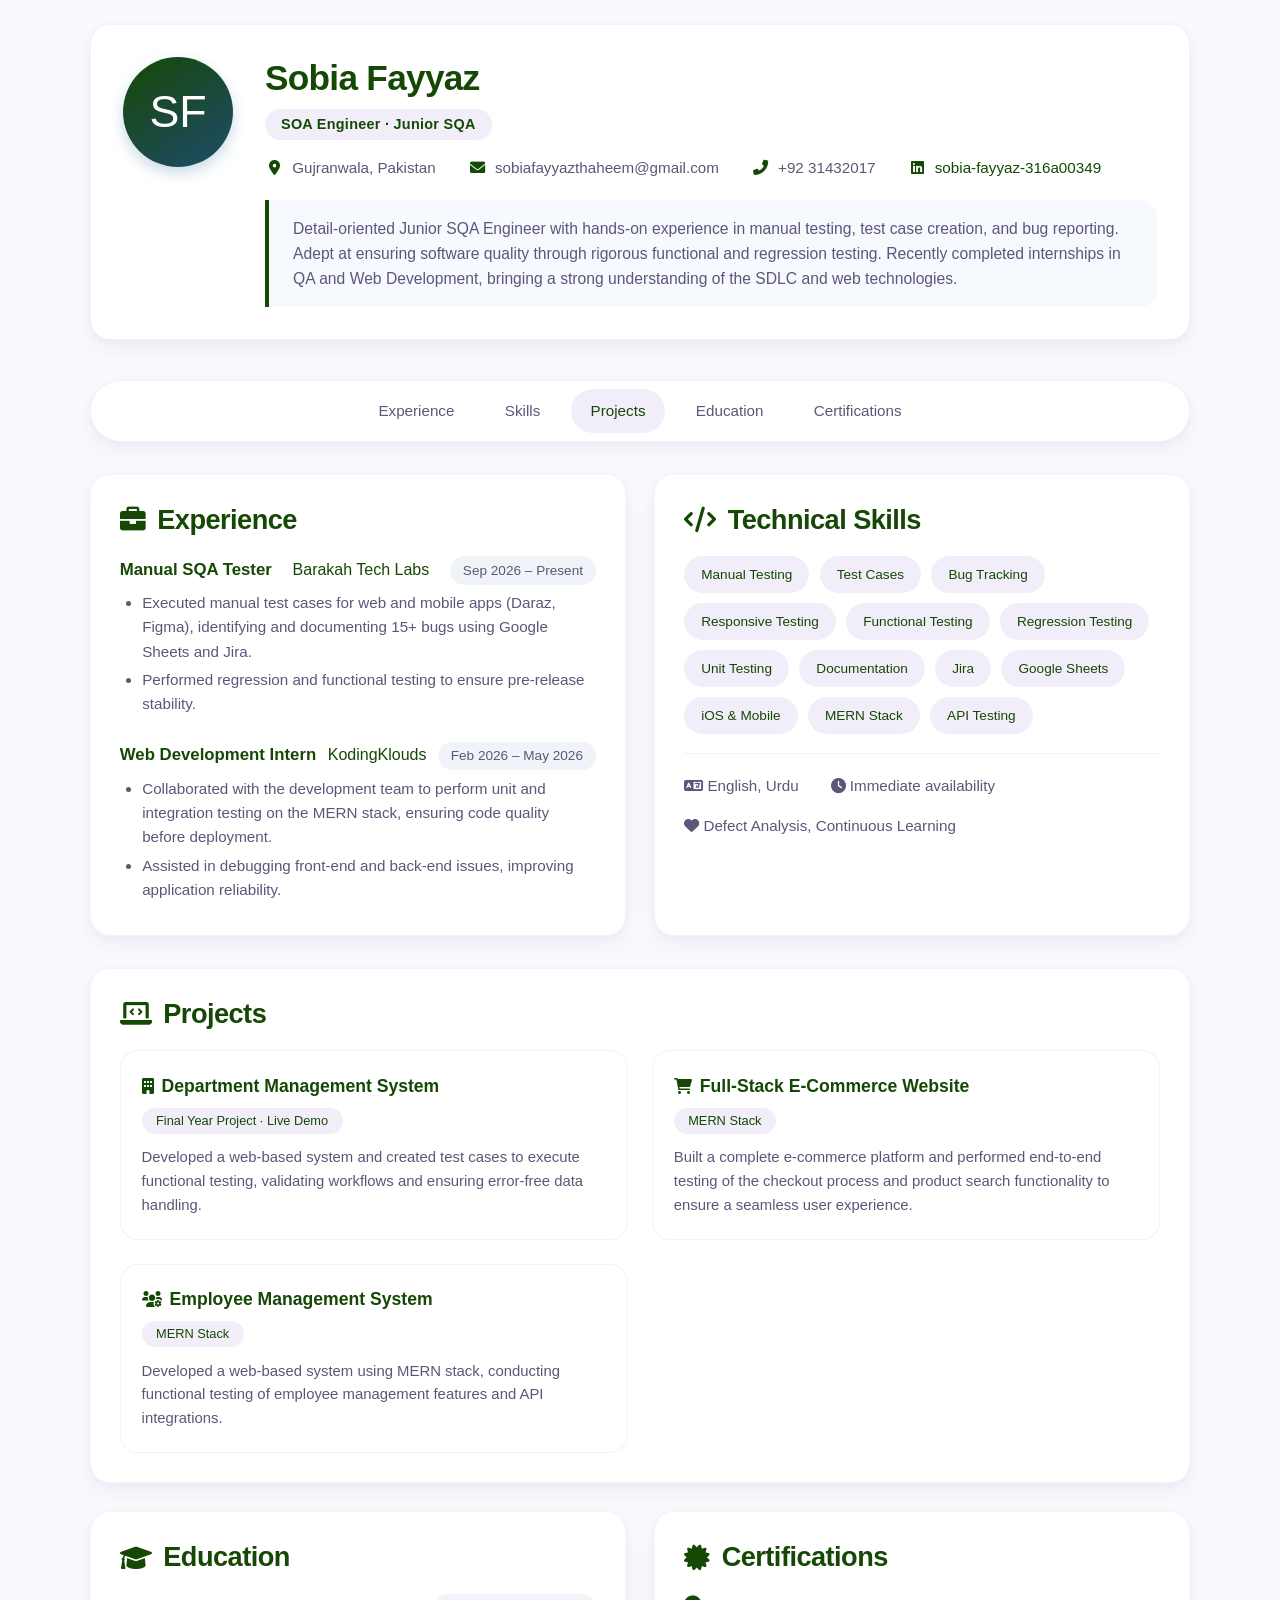
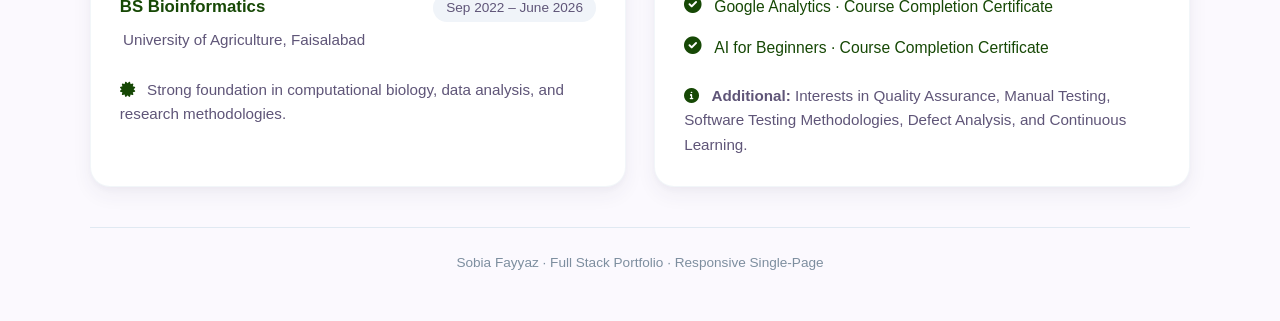
<file: Progree Task 1/index.html>
<!doctype html>
<html lang="en">
  <head>
    <meta charset="UTF-8" />
    <meta name="viewport" content="width=device-width, initial-scale=1.0" />
    <title>Sobia Fayyaz · Full Stack Portfolio</title>
    <meta
      name="description"
      content="Responsive portfolio of Sobia Fayyaz - Junior SQA Engineer & Full Stack Developer"
    />
    <link
      rel="stylesheet"
      href="https://cdnjs.cloudflare.com/ajax/libs/font-awesome/6.0.0-beta3/css/all.min.css"
    />
    <link rel="stylesheet" href="css/style.css" />
  </head>
  <body>
    <div class="container">
      <!-- header -->
      <header class="profile-header">
        <div class="avatar-placeholder" aria-label="Profile initials">SF</div>
        <div class="profile-details">
          <h1>Sobia Fayyaz</h1>
          <div class="badge">SOA Engineer · Junior SQA</div>
          <div class="contact-row">
            <span
              ><i class="fas fa-map-marker-alt"></i> Gujranwala, Pakistan</span
            >
            <span
              ><i class="fas fa-envelope"></i>
              sobiafayyazthaheem@gmail.com</span
            >
            <span><i class="fas fa-phone-alt"></i> +92 31432017</span>
            <span>
              <i class="fab fa-linkedin"></i>
              <a
                href="https://www.linkedin.com/in/sobia-fayyaz-316a00349/"
                target="_blank"
                rel="noopener"
              >
                sobia-fayyaz-316a00349
              </a>
            </span>
          </div>
          <div class="profile-summary">
            Detail-oriented Junior SQA Engineer with hands-on experience in
            manual testing, test case creation, and bug reporting. Adept at
            ensuring software quality through rigorous functional and regression
            testing. Recently completed internships in QA and Web Development,
            bringing a strong understanding of the SDLC and web technologies.
          </div>
        </div>
      </header>

      <!-- NAV -->
      <nav class="nav-bar" aria-label="Main navigation">
        <button
          class="menu-toggle"
          id="menuToggle"
          aria-label="Toggle navigation menu"
          aria-expanded="false"
        >
          <i class="fas fa-bars"></i> Menu
        </button>
        <div class="nav-links-wrapper" id="navLinks">
          <a href="#experience" class="nav-link">Experience</a>
          <a href="#skills" class="nav-link">Skills</a>
          <a href="#projects" class="nav-link">Projects</a>
          <a href="#education" class="nav-link">Education</a>
          <a href="#certifications" class="nav-link">Certifications</a>
        </div>
      </nav>

      <main>
        <div class="section-grid">
          <!-- EXPERIENCE -->
          <section class="card" id="experience">
            <h2><i class="fas fa-briefcase"></i> Experience</h2>
            <div class="exp-item">
              <div class="exp-header">
                <span class="exp-title">Manual SQA Tester</span>
                <span class="exp-company">Barakah Tech Labs</span>
                <span class="exp-date">Sep 2026 – Present</span>
              </div>
              <ul class="exp-desc">
                <li>
                  Executed manual test cases for web and mobile apps (Daraz,
                  Figma), identifying and documenting 15+ bugs using Google
                  Sheets and Jira.
                </li>
                <li>
                  Performed regression and functional testing to ensure
                  pre-release stability.
                </li>
              </ul>
            </div>
            <div class="exp-item">
              <div class="exp-header">
                <span class="exp-title">Web Development Intern</span>
                <span class="exp-company">KodingKlouds</span>
                <span class="exp-date">Feb 2026 – May 2026</span>
              </div>
              <ul class="exp-desc">
                <li>
                  Collaborated with the development team to perform unit and
                  integration testing on the MERN stack, ensuring code quality
                  before deployment.
                </li>
                <li>
                  Assisted in debugging front-end and back-end issues, improving
                  application reliability.
                </li>
              </ul>
            </div>
          </section>

          <!-- SKILLS -->
          <section class="card" id="skills">
            <h2><i class="fas fa-code"></i> Technical Skills</h2>
            <div class="skill-tags">
              <span class="skill-tag">Manual Testing</span>
              <span class="skill-tag">Test Cases</span>
              <span class="skill-tag">Bug Tracking</span>
              <span class="skill-tag">Responsive Testing</span>
              <span class="skill-tag">Functional Testing</span>
              <span class="skill-tag">Regression Testing</span>
              <span class="skill-tag">Unit Testing</span>
              <span class="skill-tag">Documentation</span>
              <span class="skill-tag">Jira</span>
              <span class="skill-tag">Google Sheets</span>
              <span class="skill-tag">iOS &amp; Mobile</span>
              <span class="skill-tag">MERN Stack</span>
              <span class="skill-tag">API Testing</span>
            </div>
            <div class="lang-interest">
              <span><i class="fas fa-language"></i> English, Urdu</span>
              <span><i class="fas fa-clock"></i> Immediate availability</span>
              <span
                ><i class="fas fa-heart"></i> Defect Analysis, Continuous
                Learning</span
              >
            </div>
          </section>
        </div>

        <!-- PROJECTS -->
        <section class="card card-full" id="projects">
          <h2><i class="fas fa-laptop-code"></i> Projects</h2>
          <div class="section-grid project-grid">
            <a
              href="https://department-management-system-avr75gxx4-sobiafayyazthaheem-4277.vercel.app/"
              target="_blank"
              rel="noopener noreferrer"
              class="project-item"
            >
              <div class="project-title">
                <i class="fas fa-building"></i> Department Management System
              </div>
              <span class="project-tech">Final Year Project · Live Demo</span>
              <p class="project-desc">
                Developed a web-based system and created test cases to execute
                functional testing, validating workflows and ensuring error-free
                data handling.
              </p>
            </a>
            <div class="project-item">
              <div class="project-title">
                <i class="fas fa-shopping-cart"></i> Full-Stack E-Commerce
                Website
              </div>
              <span class="project-tech">MERN Stack</span>
              <p class="project-desc">
                Built a complete e-commerce platform and performed end-to-end
                testing of the checkout process and product search functionality
                to ensure a seamless user experience.
              </p>
            </div>
            <div class="project-item">
              <div class="project-title">
                <i class="fas fa-users-cog"></i> Employee Management System
              </div>
              <span class="project-tech">MERN Stack</span>
              <p class="project-desc">
                Developed a web-based system using MERN stack, conducting
                functional testing of employee management features and API
                integrations.
              </p>
            </div>
          </div>
        </section>

        <!-- EDUCATION & CERTIFICATIONS -->
        <div class="section-grid section-grid-mt">
          <section class="card" id="education">
            <h2><i class="fas fa-graduation-cap"></i> Education</h2>
            <div class="exp-item">
              <div class="exp-header">
                <span class="exp-title">BS Bioinformatics</span>
                <span class="exp-date">Sep 2022 – June 2026</span>
              </div>
              <p class="exp-desc">University of Agriculture, Faisalabad</p>
            </div>
            <div class="extra-note">
              <i class="fas fa-certificate"></i>
              Strong foundation in computational biology, data analysis, and
              research methodologies.
            </div>
          </section>

          <section class="card" id="certifications">
            <h2><i class="fas fa-certificate"></i> Certifications</h2>
            <div class="cert-list">
              <div class="cert-item">
                <i class="fas fa-check-circle"></i>
                <span>Google Analytics · Course Completion Certificate</span>
              </div>
              <div class="cert-item">
                <i class="fas fa-check-circle"></i>
                <span>AI for Beginners · Course Completion Certificate</span>
              </div>
            </div>
            <div class="extra-note extra-note-top">
              <i class="fas fa-info-circle"></i>
              <strong>Additional:</strong> Interests in Quality Assurance,
              Manual Testing, Software Testing Methodologies, Defect Analysis,
              and Continuous Learning.
            </div>
          </section>
        </div>
      </main>

      <footer class="footer-note">
        Sobia Fayyaz · Full Stack Portfolio · Responsive Single-Page
      </footer>
    </div>

    <script src="js/main.js"></script>
  </body>
</html>
</file>
<file: Progree Task 1/css/style.css>
* {
  margin: 0;
  padding: 0;
  box-sizing: border-box;
}

:root {
  --primary: #164805;       
  --accent: #164805;        
  --accent-light: #f2eef9;   
  --text-dark: #164805;     
  --text-soft: #5f5578;      
  --bg-light: #fbf9fe;       
  --card-bg: #ffffff;
  --shadow: 0 8px 20px rgba(59, 46, 90, 0.06), 0 2px 6px rgba(59, 46, 90, 0.03);
  --radius: 20px;
  --transition: all 0.25s ease;
}

html {
  scroll-behavior: smooth;
}

body {
  font-family:
    "Inter",
    -apple-system,
    BlinkMacSystemFont,
    "Segoe UI",
    Roboto,
    Helvetica,
    Arial,
    sans-serif;
  background-color: var(--bg-light);
  color: var(--text-dark);
  line-height: 1.6;
  font-weight: 400;
  padding: 0 1rem;
}


.container {
  max-width: 1100px;
  margin: 0 auto;
  padding: 1.5rem 0 3rem;
}


h1,
h2,
h3 {
  font-weight: 600;
  letter-spacing: -0.02em;
  line-height: 1.2;
}

h1 {
  font-size: 2.2rem;
  color: var(--primary);
}

h2 {
  font-size: 1.7rem;
  color: var(--primary);
  margin-bottom: 1.25rem;
  display: flex;
  align-items: center;
  gap: 0.75rem;
}

h2 i {
  color: var(--accent);
  font-size: 1.6rem;
}

h3 {
  font-size: 1.25rem;
  color: var(--text-dark);
  margin-bottom: 0.4rem;
}

a {
  color: var(--accent);
  text-decoration: none;
  transition: var(--transition);
}

a:hover {
  color: var(--primary);
  text-decoration: underline;
}

/* PROFILE */
.profile-header {
  background: var(--card-bg);
  border-radius: var(--radius);
  box-shadow: var(--shadow);
  padding: 2rem;
  margin-bottom: 2.5rem;
  display: flex;
  flex-wrap: wrap;
  gap: 2rem;
  align-items: flex-start;
  border: 1px solid rgba(43, 111, 155, 0.08);
}

.avatar-placeholder {
  flex-shrink: 0;
  width: 110px;
  height: 110px;
  background: linear-gradient(145deg, var(--accent), #1e4b6b);
  border-radius: 50%;
  display: flex;
  align-items: center;
  justify-content: center;
  color: white;
  font-size: 2.8rem;
  font-weight: 500;
  box-shadow: 0 6px 14px rgba(43, 111, 155, 0.25);
  text-transform: uppercase;
}

.profile-details {
  flex: 1;
  min-width: 220px;
}

.profile-details h1 {
  margin-bottom: 0.35rem;
}

.badge {
  display: inline-block;
  background: var(--accent-light);
  color: var(--accent);
  padding: 0.25rem 1rem;
  border-radius: 50px;
  font-size: 0.9rem;
  font-weight: 600;
  letter-spacing: 0.02em;
  margin-top: 0.25rem;
}

.contact-row {
  display: flex;
  flex-wrap: wrap;
  gap: 1.2rem 2rem;
  margin-top: 1rem;
  font-size: 0.95rem;
  color: var(--text-soft);
}

.contact-row span {
  display: flex;
  align-items: center;
  gap: 0.5rem;
}

.contact-row i {
  color: var(--accent);
  width: 1.2rem;
  text-align: center;
}

.profile-summary {
  margin-top: 1.25rem;
  font-size: 0.98rem;
  color: var(--text-soft);
  border-left: 4px solid var(--accent);
  padding: 1rem 1rem 1rem 1.5rem;
  background: #f6faff;
  border-radius: 0 16px 16px 0;
}

/* NAVIGATION */
.nav-bar {
  background: var(--card-bg);
  border-radius: 60px;
  box-shadow: var(--shadow);
  padding: 0.5rem 1rem;
  display: flex;
  justify-content: center;
  flex-wrap: wrap;
  gap: 0.25rem 0.75rem;
  margin-bottom: 2rem;
  border: 1px solid rgba(43, 111, 155, 0.08);
  position: relative;
}

.nav-link {
  padding: 0.6rem 1.2rem;
  border-radius: 40px;
  font-size: 0.95rem;
  font-weight: 500;
  color: var(--text-soft);
  transition: var(--transition);
  white-space: nowrap;
}

.nav-link:hover,
.nav-link.active {
  background: var(--accent-light);
  color: var(--accent);
  text-decoration: none;
}

.menu-toggle {
  display: none;
  background: none;
  border: none;
  font-size: 1.8rem;
  color: var(--primary);
  cursor: pointer;
  padding: 0.25rem 0.75rem;
  width: 100%;
  text-align: center;
}

.nav-links-wrapper {
  display: flex;
  justify-content: center;
  flex-wrap: wrap;
  gap: 0.25rem 0.75rem;
}


.section-grid {
  display: grid;
  grid-template-columns: 1fr 1fr;
  gap: 1.8rem;
  margin-bottom: 2rem;
}

.section-grid-mt {
  margin-top: 1.8rem;
  margin-bottom: 0;
}

.project-grid {
  margin-bottom: 0;
  gap: 1.5rem;
}

.card {
  background: var(--card-bg);
  border-radius: var(--radius);
  padding: 1.8rem;
  box-shadow: var(--shadow);
  border: 1px solid rgba(43, 111, 155, 0.06);
  transition: var(--transition);
}

.card:hover {
  box-shadow:
    0 14px 28px rgba(0, 0, 0, 0.05),
    0 4px 10px rgba(0, 0, 0, 0.02);
}

.card-full {
  grid-column: 1 / -1;
}

/* SKILLS */
.skill-tags {
  display: flex;
  flex-wrap: wrap;
  gap: 0.65rem;
  margin-top: 0.75rem;
}

.skill-tag {
  background: var(--accent-light);
  color: var(--accent);
  padding: 0.4rem 1rem;
  border-radius: 40px;
  font-size: 0.85rem;
  font-weight: 500;
  transition: var(--transition);
  border: 1px solid transparent;
}

.skill-tag:hover {
  background: white;
  border-color: var(--accent);
  transform: translateY(-2px);
}

/* EXPERIENCE */
.exp-item {
  margin-bottom: 1.6rem;
}

.exp-item:last-child {
  margin-bottom: 0;
}

.exp-header {
  display: flex;
  justify-content: space-between;
  align-items: baseline;
  flex-wrap: wrap;
  gap: 0.5rem;
  margin-bottom: 0.35rem;
}

.exp-title {
  font-weight: 600;
  color: var(--primary);
  font-size: 1.05rem;
}

.exp-company {
  font-weight: 500;
  color: var(--accent);
}

.exp-date {
  font-size: 0.85rem;
  color: var(--text-soft);
  background: #f0f4f9;
  padding: 0.2rem 0.8rem;
  border-radius: 30px;
  white-space: nowrap;
}

.exp-desc {
  font-size: 0.95rem;
  color: var(--text-soft);
  margin-top: 0.4rem;
  padding-left: 0.2rem;
}

.exp-desc li {
  margin-left: 1.2rem;
  margin-bottom: 0.25rem;
}

/* PROJECTS */
.project-item {
  background: #ffffff;
  border-radius: 18px;
  padding: 1.3rem;
  border: 1px solid rgba(43, 111, 155, 0.08);
  transition: var(--transition);
  height: 100%;
  display: flex;
  flex-direction: column;
}

.project-item:hover {
  border-color: var(--accent);
  transform: translateY(-3px);
}

.project-title {
  font-weight: 600;
  color: var(--primary);
  font-size: 1.1rem;
  display: flex;
  align-items: center;
  gap: 0.5rem;
}

.project-title i {
  color: var(--accent);
  font-size: 1rem;
}

.project-tech {
  font-size: 0.8rem;
  font-weight: 500;
  color: var(--accent);
  background: var(--accent-light);
  display: inline-block;
  padding: 0.15rem 0.9rem;
  border-radius: 30px;
  margin: 0.5rem 0 0.4rem;
  align-self: flex-start;
}

.project-desc {
  font-size: 0.93rem;
  color: var(--text-soft);
  margin-top: 0.4rem;
  flex: 1;
}

/* DMS */
a.project-item {
  text-decoration: none;
  color: inherit;
  cursor: pointer;
}

a.project-item:hover {
  text-decoration: none;
  color: inherit;
}

a.project-item .project-title {
  color: var(--primary);
}


/* CERTIFICATIONS */
.cert-list {
  display: flex;
  flex-direction: column;
  gap: 1rem;
}

.cert-item {
  display: flex;
  align-items: flex-start;
  gap: 0.75rem;
  font-size: 0.98rem;
}

.cert-item i {
  color: var(--accent);
  font-size: 1.1rem;
  margin-top: 0.15rem;
}

.extra-note {
  margin-top: 1.2rem;
  font-size: 0.95rem;
  color: var(--text-soft);
}

.extra-note i {
  color: var(--accent);
  margin-right: 0.5rem;
}

.extra-note-top {
  margin-top: 1.5rem;
}

.lang-interest {
  margin-top: 1.2rem;
  display: flex;
  flex-wrap: wrap;
  gap: 1rem 2rem;
  font-size: 0.95rem;
  color: var(--text-soft);
  border-top: 1px solid #eef3f9;
  padding-top: 1.25rem;
}

/* FOOTER */
.footer-note {
  text-align: center;
  margin-top: 2.5rem;
  font-size: 0.85rem;
  color: #7d8e9f;
  border-top: 1px solid #e0e9f2;
  padding-top: 1.5rem;
}


@media screen and (max-width: 800px) {
  .section-grid {
    grid-template-columns: 1fr;
    gap: 1.5rem;
  }

  .profile-header {
    flex-direction: column;
    align-items: center;
    text-align: center;
    padding: 1.8rem 1.5rem;
  }

  .profile-details {
    text-align: center;
  }

  .contact-row {
    justify-content: center;
  }

  .profile-summary {
    text-align: left;
    border-left: 4px solid var(--accent);
    border-radius: 12px;
  }

  .avatar-placeholder {
    width: 100px;
    height: 100px;
    font-size: 2.4rem;
  }

  h1 {
    font-size: 1.9rem;
  }
  h2 {
    font-size: 1.5rem;
  }
}

@media screen and (max-width: 600px) {
  body {
    padding: 0 0.75rem;
  }

  .container {
    padding: 1rem 0 2rem;
  }

  .nav-bar {
    flex-direction: column;
    border-radius: 28px;
    padding: 0.5rem;
    gap: 0.2rem;
    background: var(--card-bg);
  }

  .menu-toggle {
    display: block;
  }

  .nav-links-wrapper {
    display: none;
    flex-direction: column;
    width: 100%;
    gap: 0.2rem;
    padding: 0.5rem 0 0.25rem;
    border-top: 1px solid #e2eaf3;
    margin-top: 0.25rem;
  }

  .nav-links-wrapper.show {
    display: flex;
  }

  .nav-link {
    text-align: center;
    padding: 0.8rem 1rem;
    white-space: normal;
    border-radius: 30px;
  }

  .card {
    padding: 1.4rem 1.25rem;
  }

  .exp-header {
    flex-direction: column;
    align-items: flex-start;
    gap: 0.2rem;
  }

  .exp-date {
    align-self: flex-start;
  }

  .cert-item {
    font-size: 0.92rem;
  }

  .lang-interest {
    flex-direction: column;
    gap: 0.5rem;
  }
}

@media screen and (max-width: 380px) {
  h1 {
    font-size: 1.6rem;
  }

  .avatar-placeholder {
    width: 80px;
    height: 80px;
    font-size: 2rem;
  }
}
</file>
